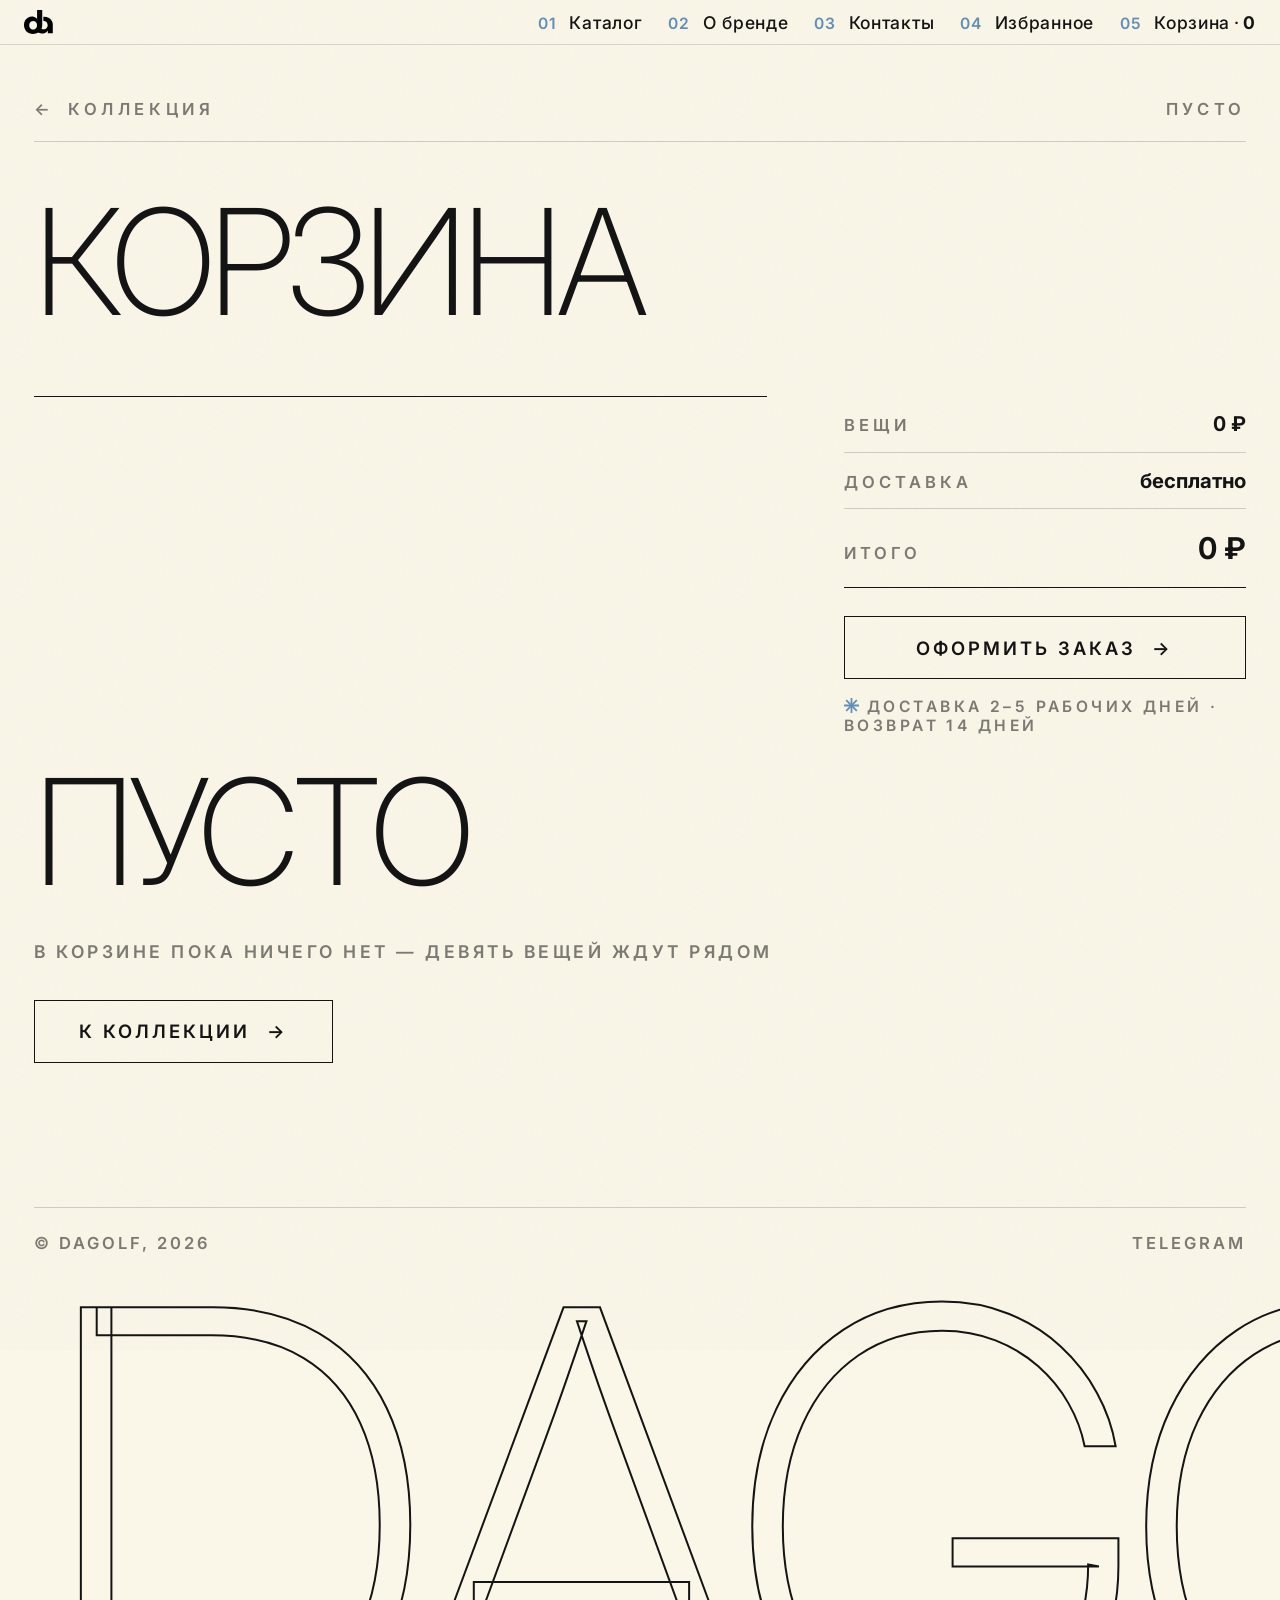
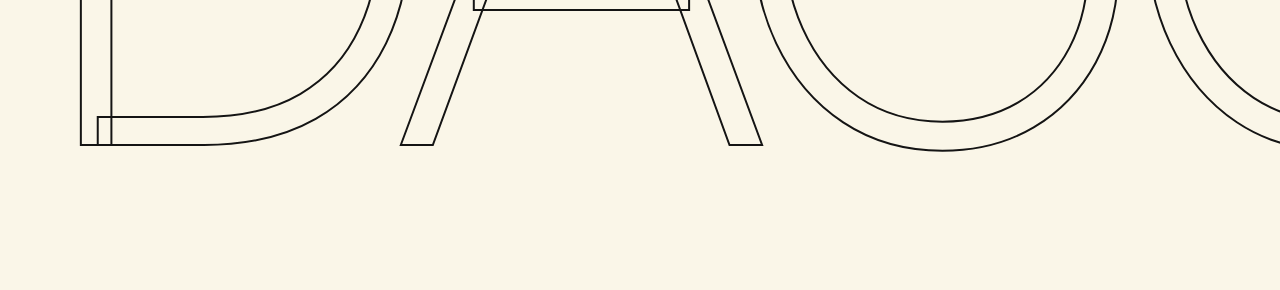
<file: cart.html>
<!doctype html>
<html lang="ru">
<head>
<meta charset="utf-8">
<meta name="viewport" content="width=device-width, initial-scale=1">
<title>Корзина — DAGOLF</title>
<!--
Корзина. Позиции — в localStorage (js/cart.js), данные вещей — в
js/products.js, логика страницы — в js/cart-page.js.
-->
<link rel="preconnect" href="https://fonts.googleapis.com">
<link rel="preconnect" href="https://fonts.gstatic.com" crossorigin>
<link href="https://fonts.googleapis.com/css2?family=Inter:opsz,wght@14..32,100..900&display=swap" rel="stylesheet">
<link rel="stylesheet" href="css/style.css">
</head>
<body class="page-cart scrolled">
<div class="grain" aria-hidden="true"></div>

<header class="topbar" id="topbar">
  <a class="logo" href="index.html" aria-label="DAGOLF — на главную">
    <img src="DALOGO.svg" alt="DALOGO" onerror="this.outerHTML='&lt;span class=&quot;logo-txt&quot;&gt;DALOGO&lt;sup&gt;&amp;reg;&lt;/sup&gt;&lt;/span&gt;'">
  </a>
  <nav class="nav" aria-label="Основное меню">
    <a class="nl" href="index.html?go=1"><sup>01</sup><span>Каталог</span></a>
    <a class="nl" href="index.html?go=2"><sup>02</sup><span>О бренде</span></a>
    <a class="nl" href="index.html?go=3"><sup>03</sup><span>Контакты</span></a>
    <a class="nl" href="index.html?go=4"><sup>04</sup><span>Избранное</span></a>
    <a class="nl" href="cart.html"><sup>05</sup><span>Корзина&thinsp;·&thinsp;<b class="cartN">0</b></span></a>
  </nav>
</header>

<button class="burger" id="burger" aria-label="Меню" aria-expanded="false"><i></i><i></i><i></i></button>

<nav class="mmenu" id="mmenu" aria-label="Мобильное меню">
  <a href="index.html?go=1"><sup>01</sup>Каталог</a>
  <a href="index.html?go=2"><sup>02</sup>О бренде</a>
  <a href="index.html?go=3"><sup>03</sup>Контакты</a>
  <a href="index.html?go=4"><sup>04</sup>Избранное</a>
  <a href="cart.html"><sup>05</sup>Корзина · <b class="cartN">0</b></a>
</nav>

<main class="cart-main">
  <div class="i-head">
    <a class="i-back" href="index.html?go=4"><i>←</i> коллекция</a>
    <span class="i-count" id="cCount">пусто</span>
  </div>

  <h1 class="i-title"><span class="line"><span style="--d:.1s">корзина</span></span></h1>

  <!-- список позиций + итог -->
  <div class="c-grid" id="cGrid" hidden>
    <div class="c-items" id="cItems"></div>

    <aside class="c-sum" aria-label="Итог заказа">
      <dl>
        <div class="c-sumrow"><dt>вещи</dt><dd id="cSub">0 ₽</dd></div>
        <div class="c-sumrow"><dt>доставка</dt><dd id="cDel">бесплатно</dd></div>
        <div class="c-total"><dt>итого</dt><dd id="cTotal">0 ₽</dd></div>
      </dl>
      <p class="c-hint" id="cHint" hidden>до бесплатной доставки — <b id="cLeft"></b></p>
      <button class="btn c-order" id="cOrder">оформить заказ <i>→</i></button>
      <p class="c-note"><img class="ast" src="asteriks.svg" alt="" aria-hidden="true" draggable="false"> доставка 2–5 рабочих дней · возврат 14 дней</p>
    </aside>
  </div>

  <!-- пустая корзина -->
  <div class="c-empty" id="cEmpty" hidden>
    <h2 class="i-title"><span class="line"><span>пусто</span></span></h2>
    <p class="c-msg">в корзине пока ничего нет — девять вещей ждут рядом</p>
    <a class="btn" href="index.html?go=4">к коллекции <i>→</i></a>
  </div>

  <!-- заказ оформлен -->
  <div class="c-done" id="cDone" hidden>
    <h2 class="i-title"><span class="line"><span>готово</span></span></h2>
    <p class="c-msg" id="cMsg"></p>
    <a class="btn" href="index.html?go=4">назад к коллекции <i>→</i></a>
  </div>

  <footer class="big-foot">
    <div class="bf-meta">
      <span>© DAGOLF, 2026</span>
      <span></span>
      <span>telegram</span>
    </div>
    <div class="bf-word" aria-hidden="true"><span class="bf-fit">DAGOLF<sup>®</sup></span></div>
  </footer>
</main>

<noscript><p style="padding:120px 24px;text-align:center">Для просмотра страницы включите JavaScript.</p></noscript>

<div id="toast" role="status" aria-live="polite">
  <img class="t-ast" src="asteriks.svg" alt="" aria-hidden="true" draggable="false">
  <span id="toastMsg"></span>
</div>

<script type="module" src="js/cart-page.js"></script>
</body>
</html>
</file>
<file: css/style.css>
:root{
--paper:#FAF6E8;
--paper-2:#FAF6E8;
--ink:#141414;
--line:rgba(20,20,20,.18);
--mut:rgba(20,20,20,.55);
--accent:#6290B6;
--font:'Inter',system-ui,sans-serif;
--display:var(--font); /* ← заменить на cygre при подключении */
/* динамический цвет плашки: компоненты RGB, всегда бежевый
(яркость кадра маппится в диапазон #E3D9BE…#FAF6E8) */
--scene-bg:250,246,232;
}
*{margin:0;padding:0;box-sizing:border-box}
html,body{height:100%}
body{
font-family:var(--font);
font-optical-sizing:auto;
background:var(--paper);
color:var(--ink);
-webkit-font-smoothing:antialiased;
}
/* главная — неподвижные экраны; страница вещи скроллится как обычно */
body.page-index{
background:rgb(var(--scene-bg)); /* фон = сэмпл верхнего края 3D-кадра */
overflow:hidden;
}
::selection{background:var(--ink);color:var(--paper)}
a{color:inherit;text-decoration:none}
button{font-family:inherit;cursor:pointer;background:none;border:none;color:inherit}
:focus-visible{outline:2px solid var(--accent);outline-offset:3px}
img{display:block}

/* ---------- сцена ---------- */
#stage{position:fixed;inset:0;z-index:0;background:radial-gradient(120% 90% at 50% 40%,#f7f1df 0%,var(--paper) 55%,#e6dcc2 100%)}
#stage canvas{display:block;width:100%;height:100%}
/* смартфон без 3D: недогруженную сцену заменяют фоны static/bg1…bg4.jpg */
body.static-bg #stage{background-color:var(--paper);background-size:cover;background-position:center;background-repeat:no-repeat}
body.static-bg .cue{display:none}
/* градиентный фейд плашки поверх 3D-сцены (виден только на смартфоне) */
#edgeFade{display:none}
.grain{position:fixed;inset:-50%;z-index:70;pointer-events:none;opacity:.05;mix-blend-mode:multiply;
background-image:url("data:image/svg+xml,%3Csvg xmlns='http://www.w3.org/2000/svg' width='240' height='240'%3E%3Cfilter id='n'%3E%3CfeTurbulence type='fractalNoise' baseFrequency='0.9' numOctaves='2'/%3E%3C/filter%3E%3Crect width='240' height='240' filter='url(%23n)'/%3E%3C/svg%3E");
animation:grain 9s steps(6) infinite}
@keyframes grain{0%{transform:translate(0,0)}25%{transform:translate(-2%,3%)}50%{transform:translate(3%,-2%)}75%{transform:translate(-3%,-3%)}100%{transform:translate(2%,2%)}}

/* ---------- верхняя панель ---------- */
.topbar{position:fixed;top:0;left:0;right:0;z-index:50;display:flex;justify-content:space-between;align-items:flex-start;padding:26px 34px;
border-bottom:1px solid transparent;
transition:background .45s ease,padding .45s cubic-bezier(.2,.8,.2,1),border-color .45s ease}
.logo img{height:34px;width:auto;transition:height .45s cubic-bezier(.2,.8,.2,1),transform .5s cubic-bezier(.2,.8,.2,1)}
.logo:hover img{transform:rotate(-3deg)}
.logo-txt{font-weight:800;letter-spacing:.06em;font-size:1.35rem}
.logo-txt sup{font-size:.5em;color:var(--accent)}
.nav{display:flex;flex-direction:column;align-items:flex-end;gap:7px;text-align:right}
.nl{position:relative;font-size:.8rem;font-weight:500;letter-spacing:.04em;display:flex;gap:.7em;align-items:baseline}
.nl sup{font-size:.6rem;font-weight:600;color:var(--accent);letter-spacing:.08em;transition:transform .35s}
.nl span{display:inline-block;transition:transform .45s cubic-bezier(.2,.9,.25,1)}
.nl::after{content:'';position:absolute;right:0;bottom:-2px;height:1px;width:100%;background:var(--ink);transform:scaleX(0);transform-origin:right;transition:transform .45s cubic-bezier(.2,.9,.25,1)}
.nl:hover span{transform:translateY(-1px)}
.nl:hover sup{transform:translateY(-2px)}
.nl:hover::after{transform:scaleX(1);transform-origin:left}
.nl b{font-weight:700}

/* ---------- шапка после первого экрана ---------- */
body.scrolled .topbar{background:#FAF6E8;border-bottom-color:rgba(20,20,20,.14);padding:10px 24px;align-items:center}
body.scrolled .logo img{height:24px}
body.scrolled .logo-txt{color:var(--ink);font-size:1.05rem}
body.scrolled .nav{flex-direction:row;align-items:center;gap:1.6rem}
body.scrolled .nl{color:var(--ink);font-size:.72rem}
body.scrolled .nl::after{background:var(--ink)}

/* ---------- бургер ---------- */
.burger{display:none;flex-direction:column;gap:6px;padding:8px;position:fixed;top:22px;right:26px;z-index:80;
transition:top .45s cubic-bezier(.2,.8,.2,1),right .45s cubic-bezier(.2,.8,.2,1),transform .45s cubic-bezier(.2,.8,.2,1)}
.burger i{display:block;width:26px;height:2px;background:var(--ink);transition:transform .4s,opacity .3s}
body.menu-open .burger i:nth-child(1){transform:translateY(8px) rotate(45deg)}
body.menu-open .burger i:nth-child(2){opacity:0}
body.menu-open .burger i:nth-child(3){transform:translateY(-8px) rotate(-45deg)}
/* бургер ведёт себя как лого — при скролле уменьшается и центрируется по узкой шапке */
body.scrolled .burger{top:2px;right:9px;transform:scale(.6)}
.mmenu{position:fixed;inset:0;z-index:60;background:var(--paper);display:flex;flex-direction:column;justify-content:center;padding:0 10vw;gap:1rem;clip-path:inset(0 0 100% 0);transition:clip-path .55s cubic-bezier(.75,0,.2,1)}
body.menu-open .mmenu{clip-path:inset(0 0 0% 0)}
.mmenu a{font-family:var(--display);font-size:clamp(2rem,8vw,3.4rem);font-weight:250;text-transform:uppercase;letter-spacing:-.02em;display:flex;gap:1rem;align-items:baseline;border-bottom:1px solid var(--line);padding:.5rem 0}
.mmenu a sup{font-size:.8rem;font-weight:600;color:var(--accent)}

/* ---------- слои-экраны ---------- */
.layer{position:fixed;inset:0;z-index:1;transition:opacity .55s ease,transform .7s cubic-bezier(.65,.05,.25,1)}

/* экран 1 */
#heroLayer{display:flex;flex-direction:column;justify-content:flex-end;padding:0 34px 6vh;touch-action:none}
#heroLayer.off{opacity:0;transform:translateY(-2.5%) scale(.985);pointer-events:none}
.hero-side{position:absolute;left:34px;top:50%;transform:translateY(-50%) rotate(180deg);writing-mode:vertical-rl;font-size:.62rem;font-weight:600;letter-spacing:.3em;color:var(--mut);text-transform:uppercase}
.hero-bottom{display:flex;justify-content:space-between;align-items:flex-end;gap:3rem}
.hero-meta{font-size:.72rem;font-weight:600;letter-spacing:.18em;text-transform:uppercase;color:var(--mut);margin-bottom:1.4rem}
.hero-meta b{color:var(--accent)}
.h1{font-family:var(--display);font-weight:215;line-height:.88;letter-spacing:-.04em;text-transform:uppercase;font-size:clamp(3.1rem,11.5vw,10.8rem)}
.h1 .line{display:block;overflow:hidden;padding-bottom:.04em}
.h1 .line:nth-child(2){color:transparent;-webkit-text-stroke:1.5px var(--ink)}
.h1 .ch{display:inline-block;transform:translateY(112%);transition:transform .9s cubic-bezier(.2,.9,.2,1);transition-delay:var(--d,0s)}
body.ready .h1 .ch{transform:none}
.hero-right{display:flex;flex-direction:column;align-items:flex-end;gap:1rem;padding-bottom:.6rem}
.hero-cap{font-size:.62rem;font-weight:600;letter-spacing:.3em;text-transform:uppercase;color:var(--mut)}
.btn{display:inline-flex;align-items:center;gap:.9em;border:1.5px solid var(--ink);background:transparent;color:var(--ink);padding:1.05em 2.4em;font-size:.78rem;font-weight:600;letter-spacing:.16em;text-transform:uppercase;transition:background .35s,color .35s}
.btn i{font-style:normal;transition:transform .35s cubic-bezier(.2,.9,.25,1)}
.btn:hover{background:var(--ink);color:var(--paper)}
.btn:hover i{transform:translateX(6px)}
/* подсказка скролла: на экране 1 показывается, на экранах 2–4 полностью убирается из рендера */
.cue{position:absolute;left:50%;bottom:26px;transform:translateX(-50%);display:none;flex-direction:column;align-items:center;gap:8px;font-size:.58rem;font-weight:600;letter-spacing:.3em;text-transform:uppercase;color:var(--mut)}
body.at-hero .cue{display:flex;animation:cueIn .5s ease .5s both}
#heroLayer.off .cue{display:none}
@keyframes cueIn{from{opacity:0}to{opacity:1}}
.cue i{width:1px;height:46px;background:var(--line);position:relative;overflow:hidden;display:block}
.cue i::after{content:'';position:absolute;left:0;top:-40%;width:100%;height:40%;background:var(--ink);animation:cue 1.8s cubic-bezier(.6,0,.4,1) infinite}
@keyframes cue{to{top:110%}}

/* ---------- экраны 2–4 ----------
ДЕСКТОП: экраны 3–4 по центру, экран 2 слева (.left),
у всех — верхний отступ, чтобы текст не заходил под шапку.
СМАРТФОН: все три экрана слева (см. медиазапрос 760px). */
#stmtLayer{display:flex;align-items:center;justify-content:center;text-align:center;
padding:11vh 24px 7vh;
opacity:0;transform:translateY(26px);pointer-events:none;touch-action:none}
#stmtLayer.on{opacity:1;transform:none;pointer-events:auto}
#stmtLayer.left{justify-content:flex-start;text-align:left;padding-left:max(24px,7vw)}
#stmtLayer.left .kicker{justify-content:flex-start}
#stmtLayer.left .txt{margin:0}
.veil{max-width:620px;padding:3.2rem 3.4rem;position:relative}
.veil::before{content:'';position:absolute;inset:-50% -40%;z-index:-1;pointer-events:none;
background:radial-gradient(closest-side,rgba(250,246,232,.97),rgba(250,246,232,0) 72%);
filter:blur(46px);}
#stmtInner{transition:opacity .34s ease,transform .34s ease}
#stmtInner.fade{opacity:0;transform:translateY(-14px)}
.kicker{display:flex;justify-content:center;align-items:center;gap:.8em;font-size:.66rem;font-weight:600;letter-spacing:.28em;text-transform:uppercase;margin-bottom:1.6rem}
.kicker b{color:var(--accent)}

/* ---------- фирменный астериск ---------- */
.ast{display:inline-block;width:1em;height:1em;object-fit:contain;vertical-align:-.12em;flex:none;animation:spin 14s linear infinite}
.kicker .ast{width:1rem;height:1rem}
@keyframes spin{to{transform:rotate(360deg)}}
.txt{font-size:clamp(1.05rem,1.7vw,1.35rem);line-height:1.6;font-weight:430;max-width:44ch;margin:0 auto}
#stmtInner .btn{margin-top:2.4rem}

/* экран 5 — коллекция */
#colLayer{background:var(--paper);border-top:1.5px solid var(--ink);transform:translateY(103%);overflow-y:auto;overflow-x:hidden;touch-action:pan-y;padding:9vh 34px 6vh;transition:transform .75s cubic-bezier(.65,.05,.25,1)}
#colLayer.on{transform:none}
.col-head{display:flex;justify-content:space-between;align-items:flex-end;gap:2rem;margin-bottom:3rem;flex-wrap:wrap}
.col-title{font-family:var(--display);font-weight:230;text-transform:uppercase;letter-spacing:-.03em;font-size:clamp(1.9rem,4.4vw,3.6rem);line-height:1}
.col-title small{display:block;font-size:.66rem;font-weight:600;letter-spacing:.24em;text-transform:uppercase;color:var(--mut);margin-top:.9rem}
.col-nav{display:flex;align-items:center;gap:1rem}
.arr{width:52px;height:52px;border:1.5px solid var(--ink);display:grid;place-items:center;font-size:1.1rem;transition:background .3s,color .3s,opacity .3s}
.arr:hover{background:var(--ink);color:var(--paper)}
.arr[disabled]{opacity:.25;pointer-events:none}
.count{font-size:.72rem;font-weight:600;letter-spacing:.14em;min-width:84px;text-align:center}
/* слайдер: хватаем мышкой / свайпаем пальцем.
touch-action:pan-y — вертикаль остаётся странице, горизонталь отдаётся JS */
.slider{overflow:hidden;cursor:grab;user-select:none;-webkit-user-select:none;touch-action:pan-y}
.slider.grabbing,.slider.grabbing *{cursor:grabbing}
.track{display:flex;gap:24px;transition:transform .7s cubic-bezier(.22,.85,.25,1)}
.card{flex:0 0 calc((100% - 72px)/4);opacity:0;transform:translateY(26px);transition:opacity .7s,transform .7s;transition-delay:var(--d,0s);cursor:pointer}
#colLayer.in .card{opacity:1;transform:none}
.card-img{position:relative;aspect-ratio:3/3.9;background:var(--paper-2);border:1px solid var(--line);overflow:hidden}
.card-img img{position:absolute;inset:0;width:100%;height:100%;object-fit:cover;transition:opacity .5s ease,transform .8s cubic-bezier(.2,.8,.2,1)}
.card-img .ph-b{opacity:0}
.card:hover .card-img img{transform:scale(1.03)}
.card:hover .ph-b{opacity:1}
.card-buy{position:absolute;left:0;right:0;bottom:0;display:flex;justify-content:space-between;align-items:center;gap:.8rem;padding:14px 14px;background:var(--paper);border-top:1px solid var(--line);transform:translateY(102%);transition:transform .45s cubic-bezier(.2,.9,.25,1)}
.card:hover .card-buy,.card:focus-within .card-buy{transform:none}
.sizes{display:flex;gap:6px}
.size{width:38px;height:38px;border:1.5px solid var(--ink);font-size:.7rem;font-weight:700;letter-spacing:.06em;display:grid;place-items:center;transition:background .25s,color .25s}
.size:hover{background:rgba(20,20,20,.08)}
.size.on{background:var(--ink);color:var(--paper)}
.add{border:1.5px solid var(--ink);padding:.75em 1.1em;font-size:.62rem;font-weight:700;letter-spacing:.14em;text-transform:uppercase;transition:background .3s,color .3s;white-space:nowrap}
.add:hover{background:var(--accent);border-color:var(--accent);color:#fff}
.card-meta{display:flex;justify-content:space-between;align-items:baseline;gap:1rem;padding-top:1rem}
.card-meta h4{font-size:.92rem;font-weight:700;letter-spacing:.01em}
.card-meta p{font-size:.66rem;font-weight:500;color:var(--mut);margin-top:.25rem;letter-spacing:.04em}
.price{font-size:.86rem;font-weight:700;font-variant-numeric:tabular-nums;white-space:nowrap}
.col-note{margin-top:3rem;font-size:.66rem;font-weight:500;letter-spacing:.14em;text-transform:uppercase;color:var(--mut)}
.col-note .ast{vertical-align:-.14em}

/* ---------- футер с огромной надписью ---------- */
.big-foot{margin-top:5rem;padding-top:1.6rem;border-top:1px solid var(--line)}
.bf-meta{display:flex;justify-content:space-between;gap:1rem;font-size:.66rem;font-weight:600;letter-spacing:.18em;text-transform:uppercase;color:var(--mut);flex-wrap:wrap;margin-bottom:2.4rem}
.bf-word{
font-family:var(--display);
font-weight:230;
line-height:.78;
letter-spacing:-.045em;
text-transform:uppercase;
white-space:nowrap;
user-select:none;
/* fallback, если JS вдруг выключен */
font-size:clamp(4rem,47vw,38rem);
color:transparent;
-webkit-text-stroke:2px var(--ink);
transition:color .6s ease;
padding-bottom:.06em;
width:100%;
}
.bf-fit{
display:inline-block;
white-space:nowrap;
width:max-content;
max-width:none;
color:inherit;
-webkit-text-stroke:2px var(--ink);
transition:color .6s ease;
}
.bf-word sup{font-size:.18em;-webkit-text-stroke:0;color:var(--accent)}
.bf-word:hover{color:var(--ink)}
@supports not (-webkit-text-stroke:1px #000){.bf-word{color:var(--ink)}}

/* экран 6 — видео */
#vidLayer{background:#0a0a09;border-top:1.5px solid var(--ink);transform:translateY(103%);transition:transform .75s cubic-bezier(.65,.05,.25,1);touch-action:pan-y}
#vidLayer.on{transform:none}
#brandVideo{position:absolute;inset:0;width:100%;height:100%;object-fit:cover;display:block;background:#0a0a09}
.vid-cap{position:absolute;left:34px;bottom:30px;z-index:2;color:#fff;pointer-events:none;
font-size:.62rem;font-weight:600;letter-spacing:.3em;text-transform:uppercase;
text-shadow:0 1px 10px rgba(0,0,0,.55)}
.vid-ctl{position:absolute;right:34px;bottom:26px;z-index:2;display:flex;gap:10px}
.vctl{width:46px;height:46px;border:1.5px solid #fff;color:#fff;display:grid;place-items:center;
font-size:.9rem;font-weight:600;mix-blend-mode:difference;transition:background .25s,color .25s}
.vctl:hover{background:#fff;color:#000}

/* =========================================================
ВНУТРЕННЯЯ СТРАНИЦА ВЕЩИ (item.html)
Продолжает язык главной: поля 34px без центрального контейнера,
гигантский сверхтонкий заголовок (вторая строка контуром, как .h1),
те же карточки, тонкие линейки и большой контурный футер.
Данные вещи — по верху фото; колонка данных фиксируется,
пока пользователь скроллит большое фото.
========================================================= */
.item-main{padding:11vh 34px 0}
/* верхняя строка: назад + счётчик */
.i-head{display:flex;justify-content:space-between;align-items:baseline;gap:1rem;padding-bottom:1.4rem;border-bottom:1px solid var(--line);margin-bottom:3.4rem}
.i-back{display:inline-flex;align-items:center;gap:.8em;font-size:.66rem;font-weight:600;letter-spacing:.28em;text-transform:uppercase;color:var(--mut);transition:color .3s}
.i-back i{font-style:normal;transition:transform .35s cubic-bezier(.2,.9,.25,1)}
.i-back:hover{color:var(--ink)}
.i-back:hover i{transform:translateX(-6px)}
.i-count{font-size:.66rem;font-weight:600;letter-spacing:.28em;text-transform:uppercase;color:var(--mut);font-variant-numeric:tabular-nums}
/* заголовок вещи — тот же приём, что у .h1 на первом экране */
.i-title{font-family:var(--display);font-weight:215;line-height:.88;letter-spacing:-.04em;text-transform:uppercase;font-size:clamp(3.1rem,11.5vw,10.8rem);margin-bottom:4rem}
.i-title .line{display:block;overflow:hidden;padding-bottom:.04em}
.i-title .line:nth-child(n+2){color:transparent;-webkit-text-stroke:1.5px var(--ink)}
.i-title .line span{display:inline-block;transform:translateY(112%);animation:iRise .9s cubic-bezier(.2,.9,.2,1) forwards;animation-delay:var(--d,0s)}
@keyframes iRise{to{transform:none}}
@supports not (-webkit-text-stroke:1px #000){.i-title .line:nth-child(n+2){color:var(--ink)}}
/* сетка: крупное фото слева, данные справа — обе колонки по верху */
.i-grid{display:grid;grid-template-columns:1.15fr .85fr;gap:clamp(2.4rem,6vw,7rem);align-items:start}

/* ---------- галерея вещи ----------
Кроссфейд двух видов, параллакс за курсором, клик — зум в точку
клика с панорамой, свайп — смена вида, клавиатура. */
.i-main{position:relative;aspect-ratio:3/3.9;border:1px solid var(--line);background:var(--paper-2);overflow:hidden;cursor:zoom-in;touch-action:pan-y;user-select:none;-webkit-user-select:none;outline-offset:4px}
.i-main.zoomed{cursor:zoom-out}
.i-main img{position:absolute;inset:0;width:100%;height:100%;object-fit:cover;opacity:0;
transform:scale(1.05) translate(var(--px,0%),var(--py,0%));
transform-origin:var(--ox,50%) var(--oy,50%);
transition:opacity .55s ease,transform .9s cubic-bezier(.2,.8,.2,1),transform-origin .5s ease}
.i-main img.is-on{opacity:1}
.i-main.zoomed img.is-on{transform:scale(1.9)}
/* рейка под фото: миниатюры + счётчик вида + прогресс */
.i-rail{display:flex;justify-content:space-between;align-items:center;gap:1rem;margin-top:14px}
.i-thumbs{display:flex;gap:12px}
.ith{width:72px;aspect-ratio:3/3.9;border:1px solid var(--line);overflow:hidden;padding:0;opacity:.55;transition:opacity .3s,border-color .3s}
.ith img{width:100%;height:100%;object-fit:cover}
.ith.on{border-color:var(--ink);opacity:1}
.ith:hover{opacity:1}
.i-count2{font-size:.66rem;font-weight:600;letter-spacing:.28em;text-transform:uppercase;color:var(--mut);font-variant-numeric:tabular-nums;white-space:nowrap}
.i-count2 b{color:var(--ink)}
.i-progress{height:2px;background:var(--line);margin-top:12px;overflow:hidden}
.i-progress i{display:block;height:100%;width:50%;background:var(--ink);transition:width .5s cubic-bezier(.2,.9,.25,1)}
.i-note{margin-top:1.1rem;font-size:.6rem;font-weight:600;letter-spacing:.24em;text-transform:uppercase;color:var(--mut)}
.i-note .ast{vertical-align:-.14em}

/* колонка данных */
.i-info{padding-bottom:.4rem;align-self:start}
/* данные «прилипают» под шапкой, пока скроллится большое фото;
только десктоп и только если колонка целиком помещается по высоте —
иначе её низ был бы недоступен */
@media (min-width:901px) and (min-height:760px){
.i-info{position:sticky;top:84px}
}
.i-info .kicker{justify-content:flex-start;margin-bottom:1.6rem}
.i-price{font-size:1.5rem;font-weight:700;font-variant-numeric:tabular-nums;letter-spacing:-.01em}
.i-desc{font-size:.66rem;font-weight:600;letter-spacing:.28em;text-transform:uppercase;color:var(--mut);margin-top:.7rem}
.i-sizes{display:flex;gap:8px;margin-top:2.2rem}
.i-sizes .size{width:46px;height:46px}
.i-info .btn{margin-top:1.8rem;justify-content:center;width:100%}
.i-list{list-style:none;margin-top:2.6rem;border-top:1px solid var(--line)}
.i-list li{position:relative;padding:1rem 0 1rem 1.8em;border-bottom:1px solid var(--line);font-size:.92rem;line-height:1.5;font-weight:480}
.i-list li::before{content:'';position:absolute;left:0;top:1.25em;width:.9em;height:.9em;background:url('../asteriks.svg') center/contain no-repeat}
.i-meta{margin-top:2.4rem;display:grid;grid-template-columns:1fr 1fr;gap:1.4rem 2.4rem}
.i-meta div{border-top:1px solid var(--line);padding-top:.8rem}
.i-meta dt{font-size:.6rem;font-weight:600;letter-spacing:.28em;text-transform:uppercase;color:var(--mut)}
.i-meta dd{font-size:.9rem;font-weight:600;margin-top:.45rem}
.i-pn{display:flex;justify-content:space-between;gap:1rem;margin-top:2.6rem}
.i-pn a{display:inline-flex;align-items:center;gap:.8em;font-size:.66rem;font-weight:600;letter-spacing:.22em;text-transform:uppercase;color:var(--mut);transition:color .3s;max-width:49%}
.i-pn a span{overflow:hidden;text-overflow:ellipsis;white-space:nowrap}
.i-pn a i{font-style:normal;transition:transform .35s cubic-bezier(.2,.9,.25,1)}
.i-pn a:hover{color:var(--ink)}
.i-pn a:hover i{transform:translateX(-5px)}
.i-pn a:last-child:hover i{transform:translateX(5px)}
/* другие вещи — те же карточки, что в слайдере коллекции */
.i-related{margin-top:7rem}
.i-sub{font-family:var(--display);font-weight:230;text-transform:uppercase;letter-spacing:-.03em;font-size:clamp(1.6rem,3.4vw,2.6rem);line-height:1;margin-bottom:2.6rem}
.i-sub small{display:block;font-size:.66rem;font-weight:600;letter-spacing:.24em;text-transform:uppercase;color:var(--mut);margin-top:.9rem}
.rel-row{display:grid;grid-template-columns:repeat(4,1fr);gap:24px}
.rel-card{display:block}
.rel-card:hover .card-img img{transform:scale(1.03)}
/* появление при загрузке */
@keyframes iIn{to{opacity:1;transform:none}}
.i-grid,.i-related{opacity:0;transform:translateY(20px);animation:iIn .8s cubic-bezier(.2,.8,.2,1) forwards}
.i-grid{animation-delay:.22s}
.i-related{animation-delay:.38s}

/* появления */
.rv{opacity:0;transform:translateY(22px);transition:opacity .8s ease,transform .8s cubic-bezier(.2,.8,.2,1);transition-delay:var(--d,0s)}
.rv.in{opacity:1;transform:none}
#colLayer.in .rv{opacity:1;transform:none}

/* ---------- тост ----------
Полноценное уведомление: отступы, тень, перенос строк,
учёт безопасной зоны смартфона, ретриггер при повторном добавлении. */
#toast{
position:fixed;left:50%;
bottom:calc(28px + env(safe-area-inset-bottom,0px));
z-index:90;
display:flex;align-items:center;gap:1em;
max-width:min(560px,calc(100vw - 40px));
padding:1.05em 1.6em;
background:var(--ink);color:var(--paper);
font-size:.72rem;font-weight:600;letter-spacing:.12em;text-transform:uppercase;line-height:1.45;
text-align:left;
box-shadow:0 14px 34px rgba(20,20,20,.24);
pointer-events:none;
opacity:0;visibility:hidden;transform:translate(-50%,18px);
transition:transform .5s cubic-bezier(.2,.9,.25,1),opacity .35s ease,visibility 0s linear .5s;
}
#toast.show{
opacity:1;visibility:visible;transform:translate(-50%,0);
transition:transform .5s cubic-bezier(.2,.9,.25,1),opacity .3s ease;
}
#toast .t-ast{width:1.1em;height:1.1em;flex:none;animation:spin 12s linear infinite}
#toast b{color:var(--accent)}

/* ---------- прелоадер ----------
Полоса честная: .ind — «размер неизвестен» (бегущий сегмент),
без .ind — реальная ширина по прогрессу загрузки GLB. */
#loader{position:fixed;inset:0;z-index:100;background:var(--paper);display:flex;flex-direction:column;justify-content:center;align-items:center;gap:1.4rem;transition:opacity .7s,visibility .7s}
#loader.done{opacity:0;visibility:hidden}
.ld-word{font-family:var(--display);font-weight:230;font-size:clamp(2rem,6vw,3.4rem);letter-spacing:.04em;text-transform:uppercase}
.ld-word sup{font-size:.35em;color:var(--accent);font-weight:600}
.ld-bar{width:min(320px,60vw);height:2px;background:var(--line);overflow:hidden}
.ld-bar i{display:block;height:100%;width:0;background:var(--ink);transition:width .3s ease}
.ld-bar.ind i{width:40%;transition:none;animation:ld 1.1s cubic-bezier(.5,0,.5,1) infinite}
@keyframes ld{0%{transform:translateX(-110%)}100%{transform:translateX(300%)}}
.ld-status{font-size:.62rem;font-weight:600;letter-spacing:.26em;text-transform:uppercase;color:var(--mut);font-variant-numeric:tabular-nums}

@media (max-width:1150px){
.card{flex-basis:calc((100% - 24px)/2)}
.rel-row{grid-template-columns:repeat(2,1fr)}
}
@media (max-width:1000px){.hero-side{display:none}}
@media (max-width:900px){
.i-grid{grid-template-columns:1fr}
}

/* ---------- смартфон: текст сверху, 3D снизу, бесшовный фон ---------- */
@media (max-width:760px){
.nav{display:none}
.burger{display:flex;top:14px;right:12px}
.topbar{padding:18px 20px}
/* шапка продолжает плашку — тот же динамический бежевый */
body.scrolled .topbar{padding:9px 16px;background:rgb(var(--scene-bg))}
body.scrolled .logo img{height:20px}
/* 3D-сцена занимает нижнюю часть экрана */
#stage{top:44vh}
/* фейд плашки поверх верхней кромки сцены — скрывает линию стыка */
#edgeFade{display:block;position:fixed;left:0;right:0;top:calc(44vh - 1px);height:12vh;z-index:1;pointer-events:none;
background:linear-gradient(to bottom, rgb(var(--scene-bg)) 0%, rgba(var(--scene-bg),0) 100%)}
/* экран 1: текст в верхней зоне */
#heroLayer{justify-content:flex-start;padding:13vh 20px 0}
.h1{font-size:clamp(2.6rem,12vw,5.4rem)}
.hero-meta{margin-bottom:1rem}
.hero-bottom{flex-direction:column;align-items:flex-start;gap:1.8rem}
.hero-right{align-items:flex-start}
.cue{display:none}
/* экраны 2–4: все слева, сверху, с отступом от шапки */
#stmtLayer{align-items:flex-start;justify-content:flex-start;text-align:left;padding:13vh 20px 0}
#stmtLayer .kicker{justify-content:flex-start}
#stmtLayer .txt{margin:0}
.veil{padding:2rem 1.2rem}
#colLayer{padding:8vh 20px 5vh}
.vid-cap{left:20px;bottom:86px}
.vid-ctl{right:20px;bottom:20px}
/* страница вещи на смартфоне */
.item-main{padding:12vh 20px 0}
.i-head{margin-bottom:2.2rem;padding-bottom:1.1rem}
.i-title{font-size:clamp(2.6rem,12vw,5.4rem);margin-bottom:2.6rem}
.i-grid{gap:2.6rem}
.i-related{margin-top:5rem}
.rel-row{gap:16px}
.i-meta{grid-template-columns:1fr 1fr;gap:1.2rem 1.4rem}
.i-pn{flex-wrap:wrap}
#toast{bottom:calc(20px + env(safe-area-inset-bottom,0px))}
}
@media (max-width:640px){
.card{flex-basis:100%}
.rel-row{grid-template-columns:1fr}
}
@media (hover:none){
.card-buy{transform:none;position:static;border:1px solid var(--line);border-top-width:0}
.card-img .ph-b{display:none}
.bf-word:hover{color:transparent}
}
@media (prefers-reduced-motion:reduce){
*,*::before,*::after{animation-duration:.01ms !important;transition-duration:.01ms !important}
}

/* =========================================================
+6px ко всем шрифтам — ТОЛЬКО ДЕСКТОП (от 761px).
На смартфоне действуют базовые размеры: так соотношение
типографики и отступов остаётся согласованным.
Исключения (без +6px даже на десктопе):
- .h1 на первом экране и .i-title на странице вещи;
- текст экранов 2–4: #stmtLayer .txt и #stmtLayer .kicker;
- кнопки внутри экранов 2–4.
========================================================= */
@media (min-width:761px){
/* шапка / меню */
.logo-txt{
font-size: calc(1.35rem + 6px);
}
.nl{
font-size: calc(0.8rem + 6px);
}
.nl sup{
font-size: calc(0.6rem + 6px);
}
.mmenu a{
font-size: clamp(
calc(2rem + 6px),
calc(8vw + 6px),
calc(3.4rem + 6px)
);
}
.mmenu a sup{
font-size: calc(0.8rem + 6px);
}
/* первый экран */
.hero-side{
font-size: calc(0.62rem + 6px);
}
.hero-meta{
font-size: calc(0.72rem + 6px);
}
.hero-cap{
font-size: calc(0.62rem + 6px);
}
.btn{
font-size: calc(0.78rem + 6px);
}
.cue{
font-size: calc(0.58rem + 6px);
}
/* коллекция */
.col-title{
font-size: clamp(
calc(1.9rem + 6px),
calc(4.4vw + 6px),
calc(3.6rem + 6px)
);
}
.col-title small{
font-size: calc(0.66rem + 6px);
}
.count{
font-size: calc(0.72rem + 6px);
}
.arr{
font-size: calc(1.1rem + 6px);
}
.size{
font-size: calc(0.7rem + 6px);
}
.add{
font-size: calc(0.62rem + 6px);
}
.card-meta h4{
font-size: calc(0.92rem + 6px);
}
.card-meta p{
font-size: calc(0.66rem + 6px);
}
.price{
font-size: calc(0.86rem + 6px);
}
.col-note{
font-size: calc(0.66rem + 6px);
}
/* футер коллекции */
.bf-meta{
font-size: calc(0.66rem + 6px);
}
/* видео-экран */
.vid-cap{
font-size: calc(0.62rem + 6px);
}
.vctl{
font-size: calc(0.9rem + 6px);
}
/* страница вещи (заголовок .i-title — без +6px, как .h1) */
.i-back{
font-size: calc(0.66rem + 6px);
}
.i-count{
font-size: calc(0.66rem + 6px);
}
.i-count2{
font-size: calc(0.66rem + 6px);
}
.i-note{
font-size: calc(0.6rem + 6px);
}
.i-price{
font-size: calc(1.5rem + 6px);
}
.i-desc{
font-size: calc(0.66rem + 6px);
}
.i-list li{
font-size: calc(0.92rem + 6px);
}
.i-meta dt{
font-size: calc(0.6rem + 6px);
}
.i-meta dd{
font-size: calc(0.9rem + 6px);
}
.i-pn a{
font-size: calc(0.66rem + 6px);
}
.i-sub{
font-size: clamp(
calc(1.6rem + 6px),
calc(3.4vw + 6px),
calc(2.6rem + 6px)
);
}
.i-sub small{
font-size: calc(0.66rem + 6px);
}
/* прелоадер */
.ld-word{
font-size: clamp(
calc(2rem + 6px),
calc(6vw + 6px),
calc(3.4rem + 6px)
);
}
.ld-status{
font-size: calc(0.62rem + 6px);
}
/* тост */
#toast{
font-size: calc(0.72rem + 6px);
}
/* уменьшенная шапка после первого экрана */
body.scrolled .logo-txt{
font-size: calc(1.05rem + 6px);
}
body.scrolled .nl{
font-size: calc(0.72rem + 6px);
}
/* если кнопка появится внутри экранов 2–4 — оставляем её без +6px */
#stmtLayer .btn{
font-size: 0.78rem;
}
/* Если хотите увеличить и огромную надпись в футере, раскомментируйте:
Но у неё есть автофит по ширине, поэтому эффект может быть малозаметен.
.bf-word{
font-size: clamp(
calc(4rem + 6px),
calc(47vw + 6px),
calc(38rem + 6px)
);
}
*/
}

/* =========================================================
Галерея вещи: панель управления поверх фото
========================================================= */
.i-media{margin:0}
.i-ctl{position:absolute;right:12px;bottom:12px;display:flex;gap:8px;z-index:2}
.i-ctl .ic{width:46px;height:46px;border:1.5px solid var(--ink);background:var(--paper);color:var(--ink);display:grid;place-items:center;font-size:1rem;line-height:1;transition:background .3s,color .3s,transform .15s}
.i-ctl .ic:hover{background:var(--ink);color:var(--paper)}
.i-ctl .ic:active{transform:scale(.93)}
.i-ctl .ic svg{display:block}
/* в приближённом состоянии плюс на лупе превращается в минус */
.i-zoom.on .zv{display:none}
@media (max-width:760px){
.i-ctl .ic{width:42px;height:42px}
}
@media (min-width:761px){
.i-ctl .ic{font-size:calc(1rem + 6px)}
}

/* =========================================================
КОРЗИНА (cart.html) — тот же язык: поля 34px, линейки,
капс-подписи, гигантские заголовки, контурный футер.
========================================================= */
.cart-main{padding:11vh 34px 0}
.c-grid{display:grid;grid-template-columns:1.55fr .85fr;gap:clamp(2.4rem,6vw,7rem);align-items:start}
@keyframes cIn{from{opacity:0;transform:translateY(20px)}to{opacity:1;transform:none}}
.c-grid,.c-empty,.c-done{animation:cIn .8s cubic-bezier(.2,.8,.2,1) both}
/* позиции */
.c-items{border-top:1.5px solid var(--ink)}
.c-item{display:grid;grid-template-columns:96px minmax(0,1fr) auto;gap:1.8rem;padding:1.7rem 0;border-bottom:1px solid var(--line);align-items:center}
.c-img{position:relative;width:96px;aspect-ratio:3/3.9;border:1px solid var(--line);overflow:hidden;background:var(--paper-2);display:block}
.c-img img{position:absolute;inset:0;width:100%;height:100%;object-fit:cover;transition:transform .8s cubic-bezier(.2,.8,.2,1)}
.c-item:hover .c-img img{transform:scale(1.04)}
.c-meta h3{font-size:.92rem;font-weight:700;letter-spacing:.01em}
.c-meta h3 a{transition:color .3s}
.c-meta h3 a:hover{color:var(--accent)}
.c-meta p{font-size:.66rem;font-weight:500;color:var(--mut);margin-top:.35rem;letter-spacing:.06em;text-transform:uppercase}
.c-ctrl{display:flex;align-items:center;gap:1.8rem;justify-self:end}
.c-qty{display:flex;align-items:center;border:1.5px solid var(--ink)}
.cq{width:36px;height:36px;display:grid;place-items:center;font-size:.95rem;font-weight:600;transition:background .25s,color .25s}
.cq:hover{background:var(--ink);color:var(--paper)}
.cq-num{width:42px;height:36px;display:grid;place-items:center;font-size:.8rem;font-weight:700;font-variant-numeric:tabular-nums;border-left:1px solid var(--line);border-right:1px solid var(--line)}
.c-price{font-size:.9rem;font-weight:700;font-variant-numeric:tabular-nums;min-width:7ch;text-align:right}
.c-rm{font-size:.6rem;font-weight:600;letter-spacing:.22em;text-transform:uppercase;color:var(--mut);padding-bottom:2px;border-bottom:1px solid transparent;transition:color .3s,border-color .3s}
.c-rm:hover{color:var(--ink);border-color:var(--ink)}
/* итог */
.c-sum{align-self:start}
@media (min-width:901px){.c-sum{position:sticky;top:84px}}
.c-sumrow{display:flex;justify-content:space-between;align-items:baseline;gap:1rem;padding:.95rem 0;border-bottom:1px solid var(--line)}
.c-sumrow dt{font-size:.66rem;font-weight:600;letter-spacing:.24em;text-transform:uppercase;color:var(--mut)}
.c-sumrow dd{font-size:.9rem;font-weight:700;font-variant-numeric:tabular-nums}
.c-total{display:flex;justify-content:space-between;align-items:baseline;gap:1rem;padding:1.3rem 0;border-bottom:1.5px solid var(--ink)}
.c-total dt{font-size:.66rem;font-weight:600;letter-spacing:.24em;text-transform:uppercase;color:var(--mut)}
.c-total dd{font-size:1.5rem;font-weight:700;font-variant-numeric:tabular-nums;letter-spacing:-.01em}
.c-hint{margin-top:.9rem;font-size:.6rem;font-weight:600;letter-spacing:.2em;text-transform:uppercase;color:var(--mut)}
.c-hint b{color:var(--accent)}
.c-order{margin-top:1.8rem;width:100%;justify-content:center}
.c-note{margin-top:1.1rem;font-size:.6rem;font-weight:600;letter-spacing:.22em;text-transform:uppercase;color:var(--mut)}
.c-note .ast{vertical-align:-.14em}
/* пустая корзина и «готово» */
.c-empty,.c-done{padding:2rem 0 4rem}
.c-msg{font-size:.72rem;font-weight:600;letter-spacing:.2em;text-transform:uppercase;color:var(--mut);margin:-1.6rem 0 2.4rem}
.c-msg b{color:var(--ink)}

@media (max-width:900px){
.c-grid{grid-template-columns:1fr;gap:2.6rem}
}
@media (max-width:760px){
.cart-main{padding:12vh 20px 0}
.c-item{grid-template-columns:72px minmax(0,1fr);column-gap:1.2rem;row-gap:1.1rem}
.c-img{width:72px;grid-row:1 / 3}
.c-ctrl{grid-column:2;justify-self:stretch;justify-content:flex-start;flex-wrap:wrap;gap:1.2rem}
.c-price{min-width:0;text-align:left}
.c-rm{margin-left:auto}
}
/* +6px для корзины — только десктоп, как и весь блок шрифтов */
@media (min-width:761px){
.c-meta h3{font-size:calc(.92rem + 6px)}
.c-meta p{font-size:calc(.66rem + 6px)}
.cq{font-size:calc(.95rem + 6px)}
.cq-num{font-size:calc(.8rem + 6px)}
.c-price{font-size:calc(.9rem + 6px)}
.c-rm{font-size:calc(.6rem + 6px)}
.c-sumrow dt{font-size:calc(.66rem + 6px)}
.c-sumrow dd{font-size:calc(.9rem + 6px)}
.c-total dt{font-size:calc(.66rem + 6px)}
.c-total dd{font-size:calc(1.5rem + 6px)}
.c-hint{font-size:calc(.6rem + 6px)}
.c-note{font-size:calc(.6rem + 6px)}
.c-msg{font-size:calc(.72rem + 6px)}
}
</file>
